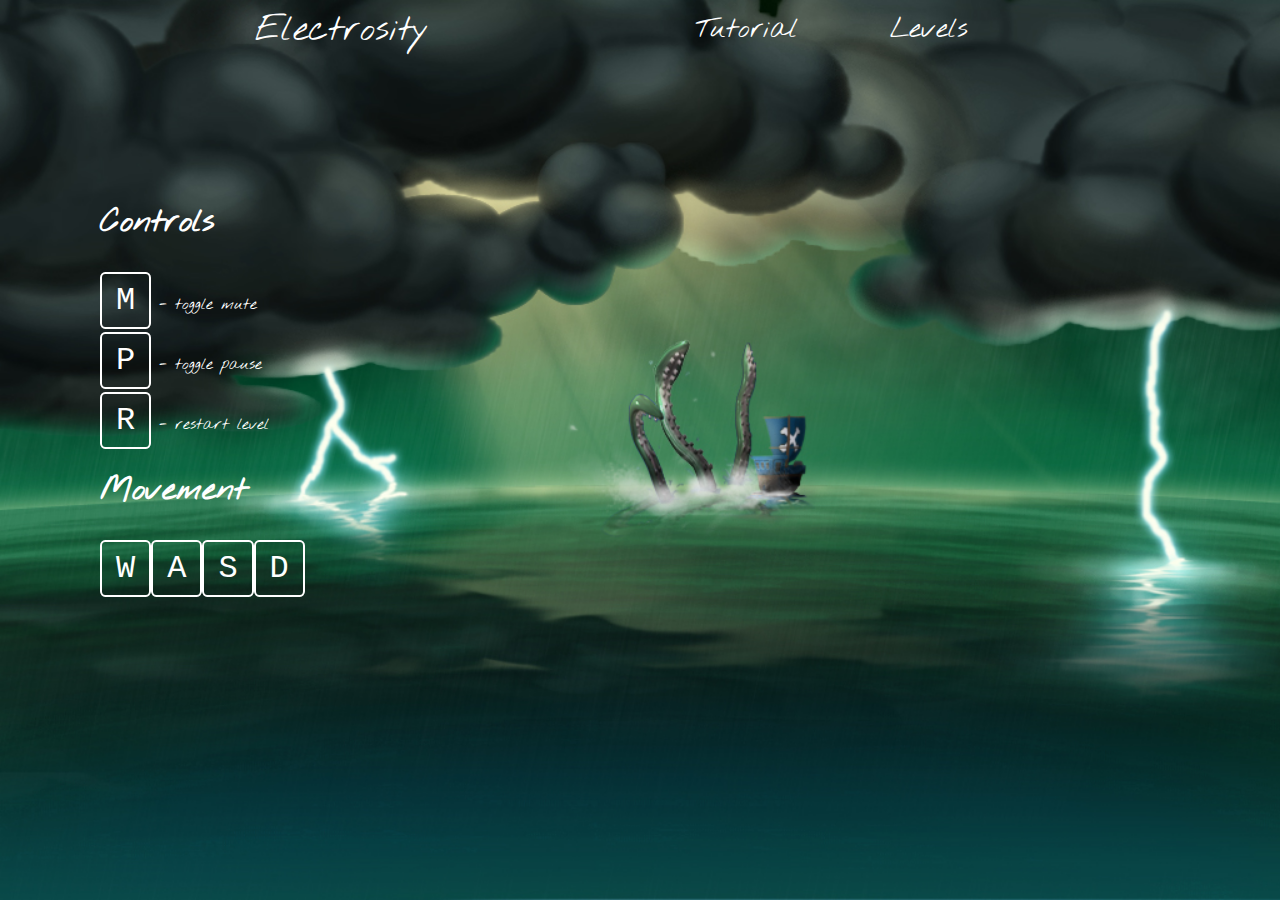
<file: index.html>
<!DOCTYPE html>
<html>
<head>
  <meta charset="utf-8">
  <title>Electrosity</title>
  <meta http-equiv="X-UA-Compatible" content="IE=edge,chrome=1">
  <meta name="viewport" content="width=device-width, initial-scale=1.0">
  <link rel="stylesheet" href="css/bootstrap.min.css">
  <link rel="stylesheet" href="css/bootstrap-responsive.min.css">
  <link href='http://fonts.googleapis.com/css?family=Just+Me+Again+Down+Here|Nothing+You+Could+Do' rel='stylesheet' type='text/css'>
  <link rel="stylesheet" href="css/style.css">


</head>
<body>
    <div class="wrapper">
        <header>
            <div class="container">
                <div class="row-fluid titleBar">
                    <div class="span4 offset2">
                        <a href="/" id="title">Electrosity</a>
                    </div>
                    <div class="span6">
                        <div class="span4"><a href="/tutorial.html" class="titlelink">Tutorial</a></div>
                        <div class="span4"><a href="/levels.html" class="titlelink" >Levels</a></div>
                    </div>
                </div>
            </div>

        </header>

        <div id="controls">
            <h2>Controls</h2>
            <p><span class="key">M</span> - toggle mute</p>

            <p><span class="key">P</span> - toggle pause</p>

            <p><span class="key">R</span> - restart level</p>
            <h2>Movement</h2>

            <p><span class="key">W</span><span class="key">A</span><span class="key">S</span><span class="key">D</span></p>
        </div>



        <footer>
            <!-- Load jQuery -->
            <script type="text/javascript" src="https://ajax.googleapis.com/ajax/libs/jquery/1.8.3/jquery.min.js"></script>
            <script type="text/javascript" src="lib/bootstrap/bootstrap.min.js"></script>
            <!-- Load the Crafty Library -->
            <!-- http://craftyjs.com/release/0.5.2/crafty.js -->
            <script type="text/javascript" src=" http://craftyjs.com/release/0.5.3/crafty-min.js"></script>
            <!-- Load any custom prototypes -->
            <script type="text/javascript" src="prototypes/line.js"></script>
            <script type="text/javascript" src="prototypes/lightningbolt.js"></script>
            <!-- Initialise -->
            <script type="text/javascript" src="init/init.js"></script>
            <!-- Load the custom components -->
            <script type="text/javascript" src="components/targetmovementcontrols.js"></script>
            <script type="text/javascript" src="components/targetingcomponent.js"></script>
            <script type="text/javascript" src="components/lightningboltcomponent.js"></script>
            <script type="text/javascript" src="components/blink.js"></script>
            <!-- Load the scenes -->
            <script type="text/javascript" src="scenes/level.js"></script>
            <script type="text/javascript" src="scenes/loading.js"></script>
            <script type="text/javascript" src="scenes/start.js"></script>
            <script type="text/javascript" src="scenes/levelend.js"></script>
            <script type="text/javascript" src="scenes/victorious.js"></script>

            <!-- Start The Game -->
        </footer>
    </div>
</body>
</html>
</file>
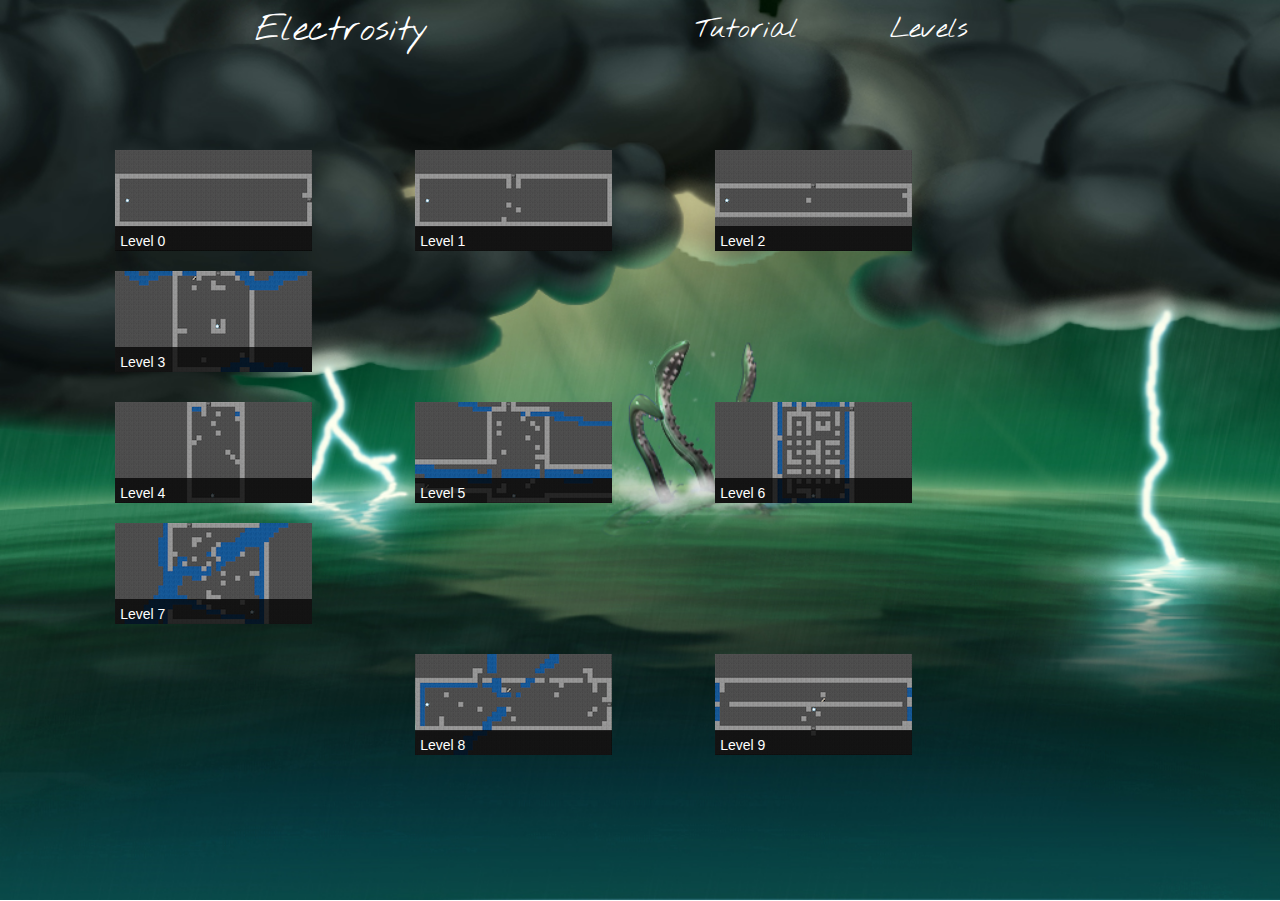
<file: levels.html>
<!DOCTYPE html>
<html>
<head>
    <meta charset="utf-8">
    <title>Electrosity - Levels</title>
    <meta http-equiv="X-UA-Compatible" content="IE=edge,chrome=1">
    <meta name="viewport" content="width=device-width, initial-scale=1.0">
    <link rel="stylesheet" href="css/bootstrap.min.css">
    <link rel="stylesheet" href="css/bootstrap-responsive.min.css">
    <link href='http://fonts.googleapis.com/css?family=Just+Me+Again+Down+Here|Nothing+You+Could+Do' rel='stylesheet' type='text/css'>
    <link rel="stylesheet" href="css/style.css">
</head>
<body>
<div class="wrapper">
    <header>
        <div class="container">
            <div class="row-fluid titleBar">
                <div class="span4 offset2">
                    <a href="/" id="title">Electrosity</a>
                </div>
                <div class="span6">
                    <div class="span4"><a href="/tutorial.html" class="titlelink">Tutorial</a></div>
                    <div class="span4"><a href="/levels.html" class="titlelink" >Levels</a></div>
                </div>
            </div>
        </div>

    </header>

    <div class="levellist">
        <ul class="thumbnails">
            <li class="span3"><a href="/#0"><img src="img/thumb_0.png" alt=""/><div class="caption">Level 0</div></a></li>
            <li class="span3"><a href="/#1"><img src="img/thumb_1.png" alt=""/><div class="caption">Level 1</div></a></li>
            <li class="span3"><a href="/#2"><img src="img/thumb_2.png" alt=""/><div class="caption">Level 2</div></a></li>
            <li class="span3"><a href="/#3"><img src="img/thumb_3.png" alt=""/><div class="caption">Level 3</div></a></li>
        </ul>
        <ul class="thumbnails">
            <li class="span3"><a href="/#4"><img src="img/thumb_4.png" alt=""/><div class="caption">Level 4</div></a></li>
            <li class="span3"><a href="/#5"><img src="img/thumb_5.png" alt=""/><div class="caption">Level 5</div></a></li>
            <li class="span3"><a href="/#6"><img src="img/thumb_6.png" alt=""/><div class="caption">Level 6</div></a></li>
            <li class="span3"><a href="/#7"><img src="img/thumb_7.png" alt=""/><div class="caption">Level 7</div></a></li>
        </ul>
        <ul class="thumbnails">
            <li class="span3"></li>
            <li class="span3"><a href="/#8"><img src="img/thumb_8.png" alt=""/><div class="caption">Level 8</div></a></li>
            <li class="span3"><a href="/#9"><img src="img/thumb_9.png" alt=""/><div class="caption">Level 9</div></a></li>
            <li class="span3"></li>
        </ul>
    </div>

    <footer>
        <!-- Load jQuery -->
        <script type="text/javascript" src="https://ajax.googleapis.com/ajax/libs/jquery/1.8.3/jquery.min.js"></script>
        <script type="text/javascript" src="lib/bootstrap/bootstrap.min.js"></script>


        <!-- Start The Game -->
    </footer>
</div>
</body>
</html>
</file>
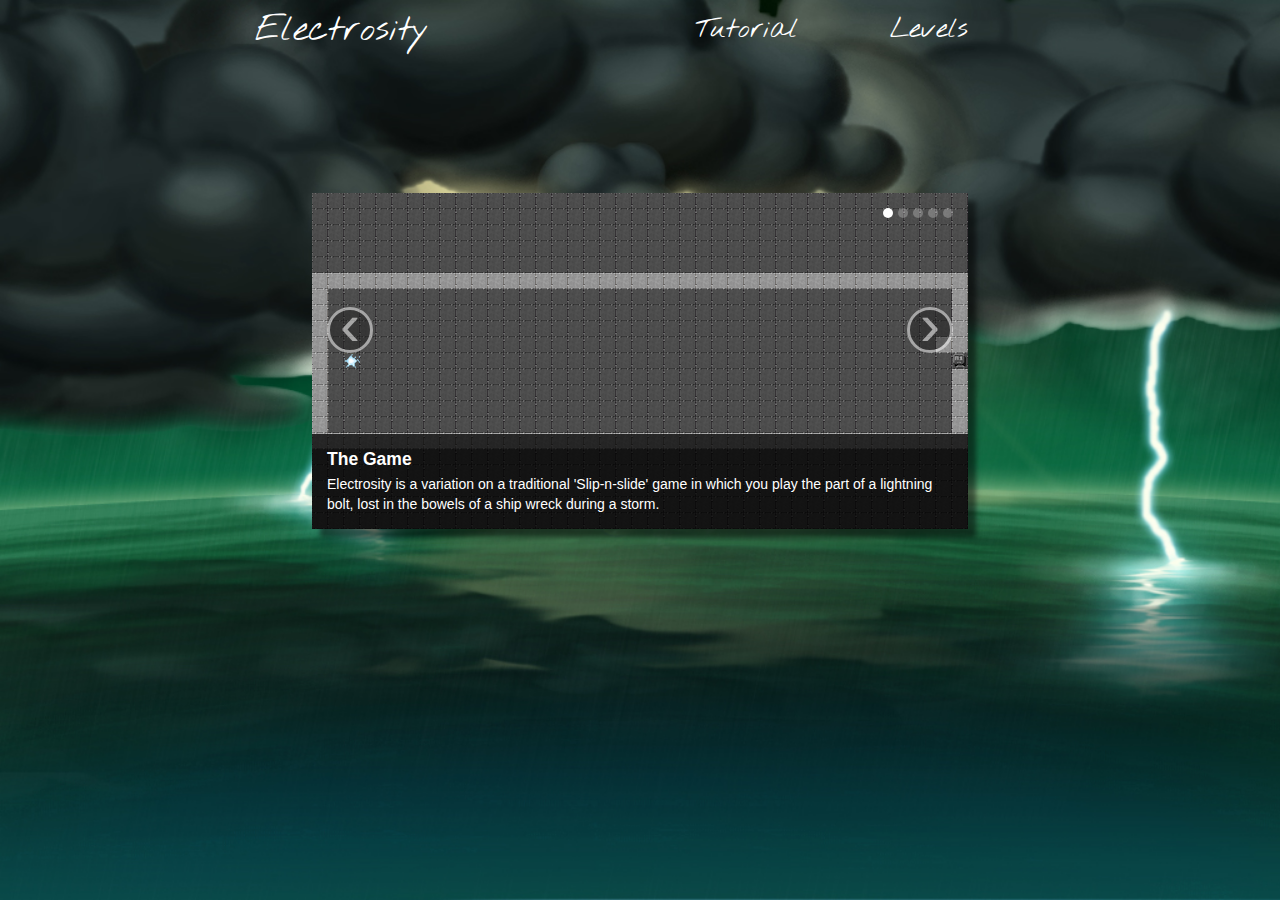
<file: tutorial.html>
<!DOCTYPE html>
<html>
<head>
    <meta charset="utf-8">
    <title>Electrosity - Tutorial</title>
    <meta http-equiv="X-UA-Compatible" content="IE=edge,chrome=1">
    <meta name="viewport" content="width=device-width, initial-scale=1.0">
    <link rel="stylesheet" href="css/bootstrap.min.css">
    <link rel="stylesheet" href="css/bootstrap-responsive.min.css">
    <link href='http://fonts.googleapis.com/css?family=Just+Me+Again+Down+Here|Nothing+You+Could+Do' rel='stylesheet' type='text/css'>
    <link rel="stylesheet" href="css/style.css">
</head>
<body>
<div class="wrapper">
    <header>
        <div class="container">
            <div class="row-fluid titleBar">
                <div class="span4 offset2">
                    <a href="/" id="title">Electrosity</a>
                </div>
                <div class="span6">
                    <div class="span4"><a href="/tutorial.html" class="titlelink">Tutorial</a></div>
                    <div class="span4"><a href="/levels.html" class="titlelink" >Levels</a></div>
                </div>
            </div>
        </div>

    </header>
    <div id="cr-stage">
        <div id="tutorialSlides" class="carousel slide">
            <ol class="carousel-indicators">
                <li data-target="#tutorialSlides" data-slide-to="0" class="active"></li>
                <li data-target="#tutorialSlides" data-slide-to="1"></li>
                <li data-target="#tutorialSlides" data-slide-to="2"></li>
                <li data-target="#tutorialSlides" data-slide-to="3"></li>
                <li data-target="#tutorialSlides" data-slide-to="4"></li>
            </ol>
            <!-- Carousel items -->
            <div class="carousel-inner">
                <div class="active item">
                    <img src="img/tutorial_1.png" alt=""/>
                    <div class="carousel-caption">
                        <h4>The Game</h4>
                        <p>Electrosity is a variation on a traditional 'Slip-n-slide' game in which you play the part of a lightning bolt, lost in the bowels of a ship wreck during a storm.</p>
                    </div>
                </div>
                <div class="item">
                    <img src="img/tutorial_2.png" alt=""/>
                    <div class="carousel-caption">
                        <h4>The Point</h4>
                        <p>Each level finds you in a new area of the ruined ship. The goal is simple, to get to the hatch and continue your search to return outside to the storm!</p>
                    </div>
                </div>
                <div class="item">
                    <img src="img/tutorial_3.png" alt=""/>
                    <div class="carousel-caption">
                        <h4>Gotcha</h4>
                        <p>Oh ... didn't I mention? As a lightning bolt you can only move very fast in a straight line, so you'll have to proceed through each area in a specific order to get out...</p>
                    </div>
                </div>
                <div class="item">
                    <img src="img/tutorial_4.png" alt=""/>
                    <div class="carousel-caption">
                        <h4>The Splash</h4>
                        <p>As a bolt of electric charge ... you might want to avoid the water coursing in through holes in the hull :(</p>
                    </div>
                </div>
                <div class="item"><img src="img/tutorial_5.png" alt=""/>

                    <div class="carousel-caption">
                        <h4>It's a trap!</h4>

                        <p>Sometimes you'll notice the hatch is closed. This means theres a key lying around somewhere for you to find. Don't ask how you carry it ... just don't OK!</p>
                    </div>
                </div>
            </div>
            <!-- Carousel nav -->
            <a class="carousel-control left" href="#tutorialSlides" data-slide="prev">&lsaquo;</a>
            <a class="carousel-control right" href="#tutorialSlides" data-slide="next">&rsaquo;</a>
        </div>
    </div>

    <footer>
        <!-- Load jQuery -->
        <script type="text/javascript" src="https://ajax.googleapis.com/ajax/libs/jquery/1.8.3/jquery.min.js"></script>
        <script type="text/javascript" src="lib/bootstrap/bootstrap.min.js"></script>


        <!-- Start The Game -->
    </footer>
</div>
</body>
</html>
</file>
<file: css/style.css>
body, html {
            font-family: 'Helvetica Neue' sans-serif;
            font-size: 16px;
            background: url(../img/storm_clouds_bg.jpg) no-repeat center center fixed;
            -webkit-background-size: cover;
            -moz-background-size: cover;
            -o-background-size: cover;
            background-size: cover;
			min-height:100%;
			padding:1px 0 0 0;
			margin:-1px 0 0 0;
		}
html{
	height:100%;
}

/* TITLE */

.titleBar {
    margin-top: 20px;
}

#title, .titlelink {
    font-family: 'Nothing You Could Do', cursive;
    font-size: 36px;
    color: #FFFFFF;
    text-decoration: none;

}

 a.titlelink:hover {
    text-decoration: none;
    color: #FFFFFF;
    font-size: 32px;
    margin-left: 38px;
}

.titlelink {
    margin-left: 40px;
    font-size: 28px;
}

/* Canvas */

#cr-stage {
    position:absolute;
    height: 336px;
    width: 656px;
    left: 50%;
    margin-left: -328px;
    top: 50%;
    margin-top: 168px;
	font-size:14px;
	line-height:16px;
    -moz-box-shadow: 8px 8px 5px rgba(0,0,0,0.5);
    -webkit-box-shadow: 8px 8px 5px rgba(0,0,0,0.5);
    box-shadow: 8px 8px 5px rgba(0,0,0,0.5);
}

.wrapper {
    position: relative;
}

#controls {
    position: absolute;
    left: 100px;
    top: 50%;
    margin-top: 168px;
    height: 336px;
    color: #ffffff;
    font-family: 'Nothing You Could Do', cursive;
}

#controls h2 {
    font-family: inherit;
    font-size: 32px;
    margin-bottom: 48px;
}

#controls p {
    margin-bottom: 36px;
}

.key {
    -moz-border-radius: 10%;
    -webkit-border-radius: 10%;
    border-radius: 10%;
    border: 2px solid #ffffff;
    padding: 8px 14px;
    font-size: 32px;
    margin-bottom: -80px;
    font-family: "Lucida Console", Monaco, monospace;
    text-align: center;
    color: #ffffff;
}

.carousel {
    margin: 0 auto;
}

.levellist {
    margin: 0 auto;
    margin-top: 100px;
    max-width: 82%;
}

.levellist ul li {
    display: inline-block !important;
    position: relative;
}

.levellist ul li div.caption {
    position: absolute;
    right: 0;
    bottom: 0;
    left: 0;
    padding: 5px;
    background: #333;
    background: rgba(0,0,0,0.75);
    color: #ffffff;
    height: 15%;
    width: 187px;
    font-size: 14px;
}
</file>
